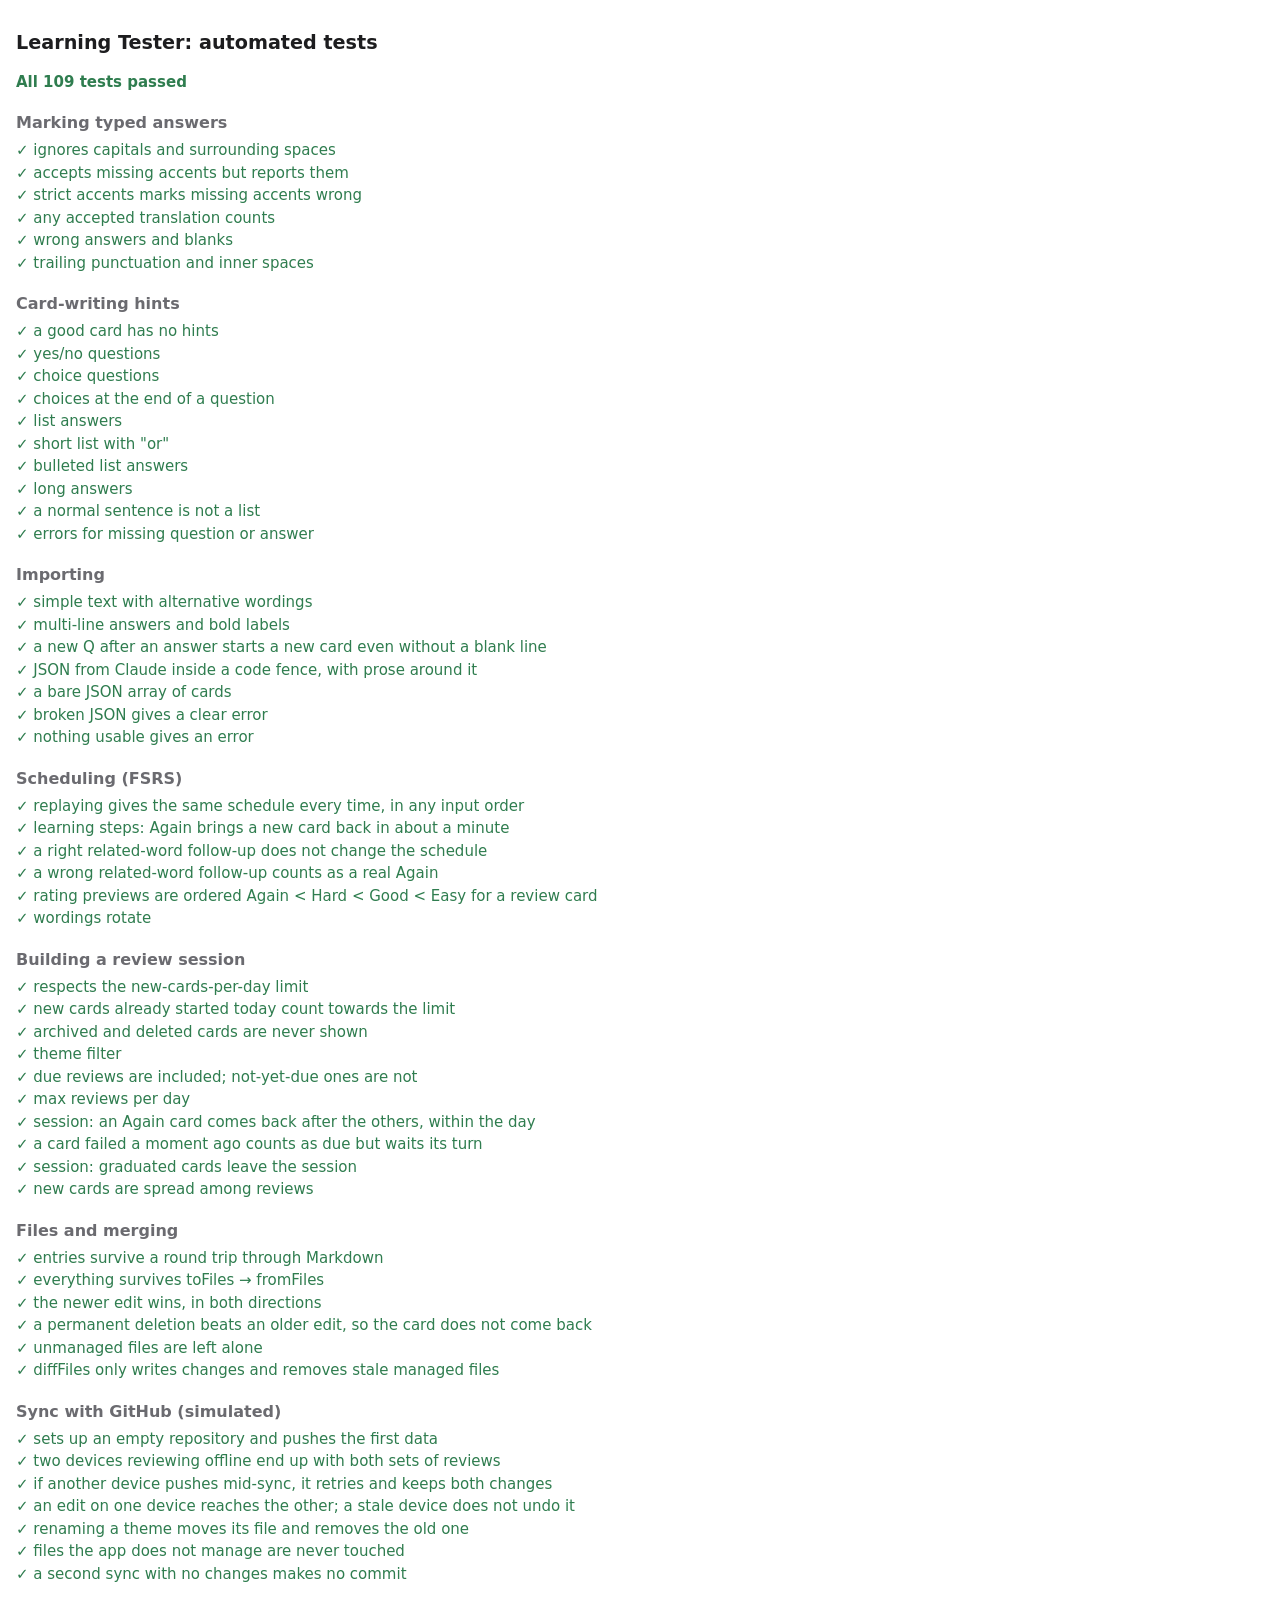
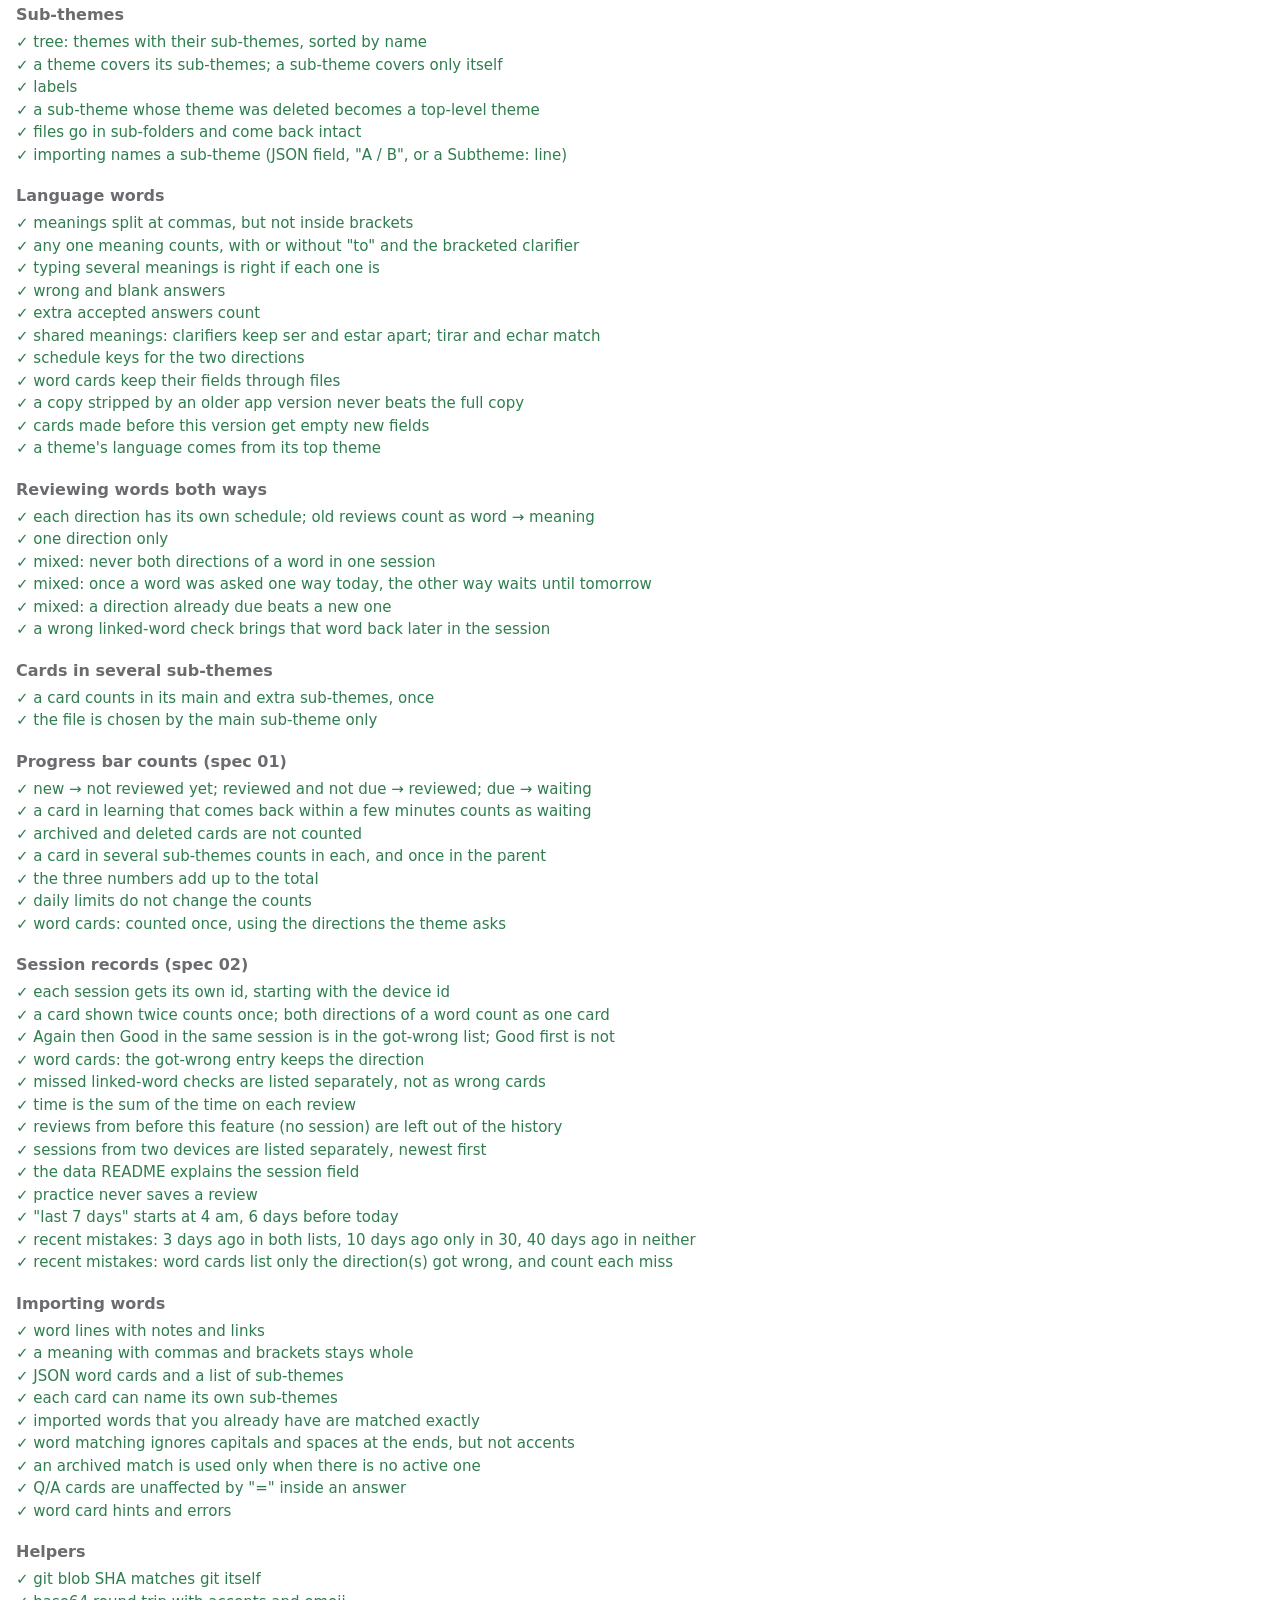
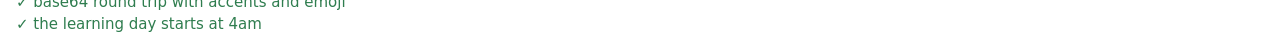
<file: tests/index.html>
<!doctype html>
<html lang="en">
<head>
  <meta charset="utf-8">
  <meta name="viewport" content="width=device-width, initial-scale=1">
  <title>Learning Tester tests</title>
  <style>
    :root { color-scheme: light dark; --bg: #fff; --text: #1d1d1f; --ok: #2f7d4f; --bad: #b8432f; --muted: #6b6b70; }
    @media (prefers-color-scheme: dark) { :root { --bg: #141517; --text: #ececec; --ok: #6fcf97; --bad: #ee7b68; --muted: #9a9ca1; } }
    body { font: 15px/1.5 -apple-system, system-ui, sans-serif; margin: 0; padding: 16px; background: var(--bg); color: var(--text); }
    h1 { font-size: 1.2rem; }
    .pass { color: var(--ok); }
    .fail { color: var(--bad); font-weight: 600; }
    .err { color: var(--bad); white-space: pre-wrap; font-family: ui-monospace, Menlo, monospace; font-size: 13px; margin: 2px 0 10px 18px; }
    #summary { font-weight: 700; margin-bottom: 12px; }
    h2 { font-size: 1rem; margin: 18px 0 4px; color: var(--muted); }
  </style>
</head>
<body>
  <h1>Learning Tester: automated tests</h1>
  <div id="summary">Running…</div>
  <div id="out"></div>
  <script type="module" src="tests.js"></script>
</body>
</html>
</file>
